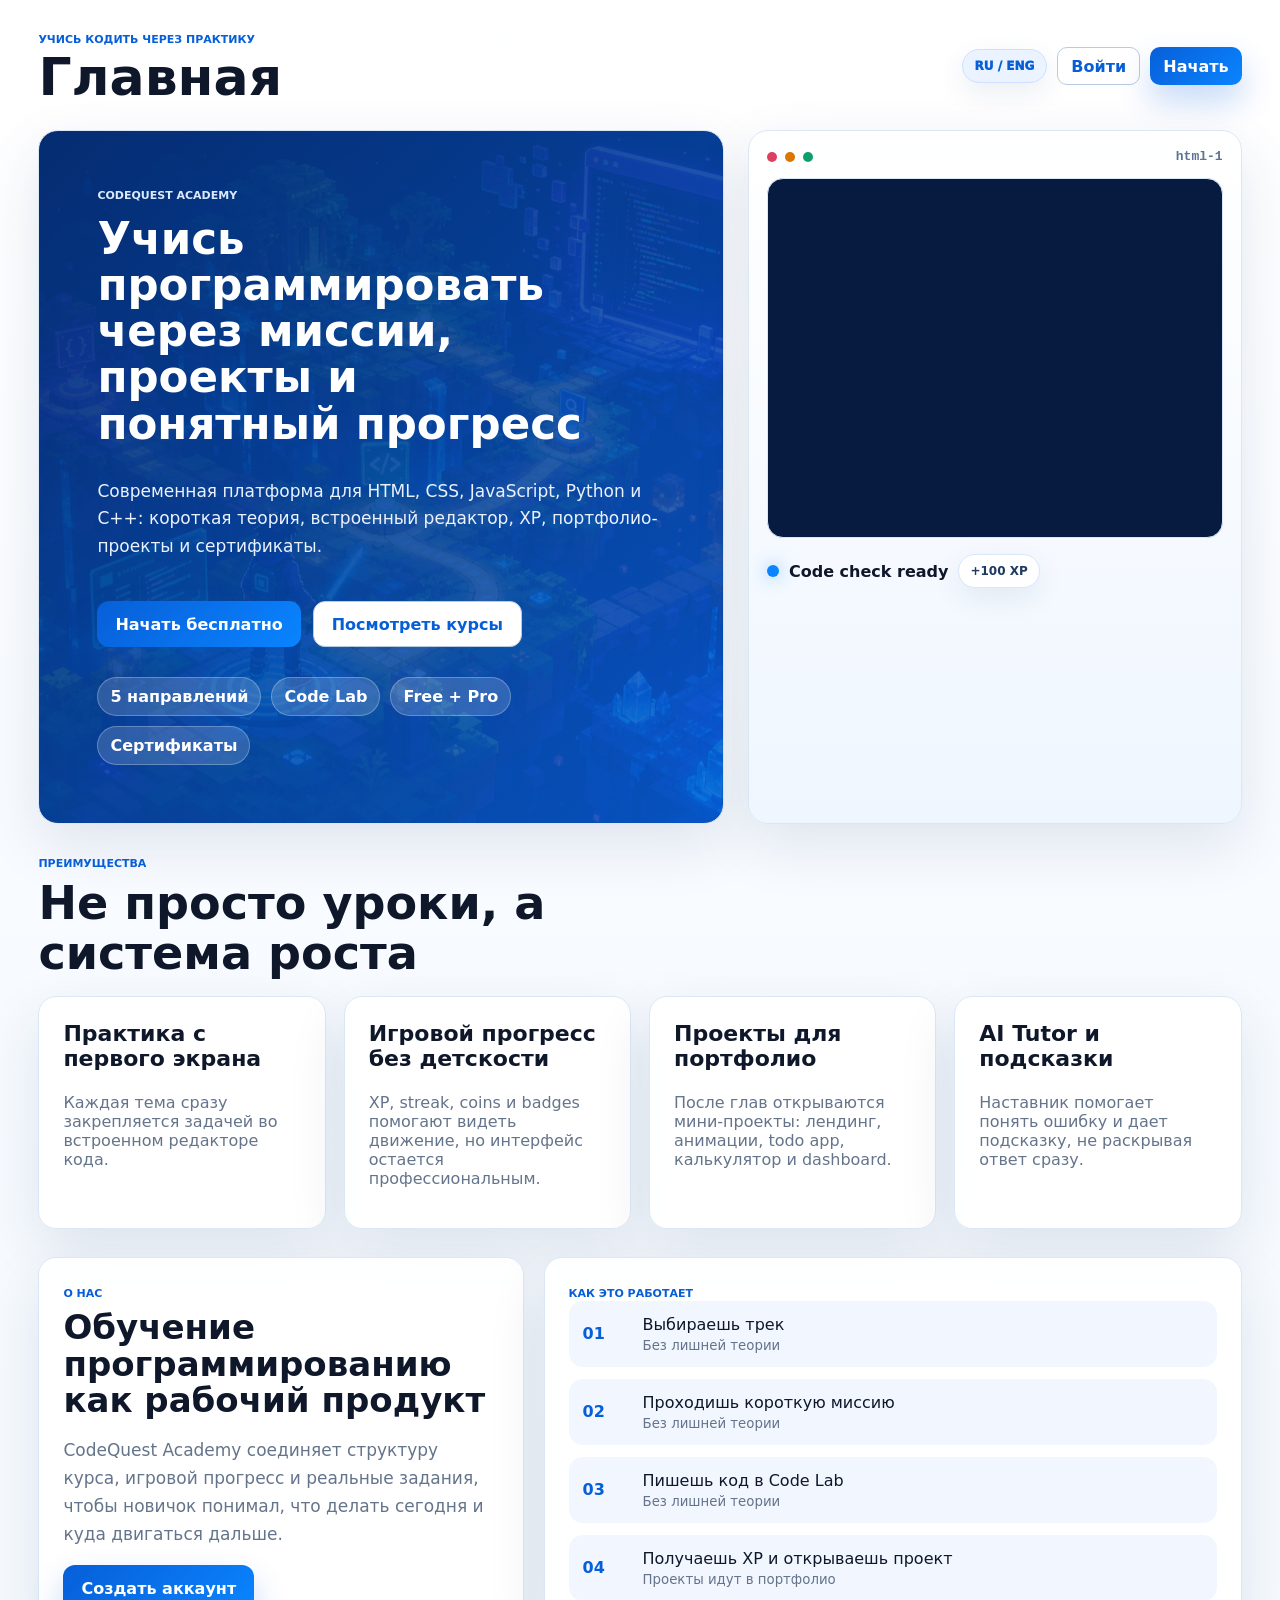
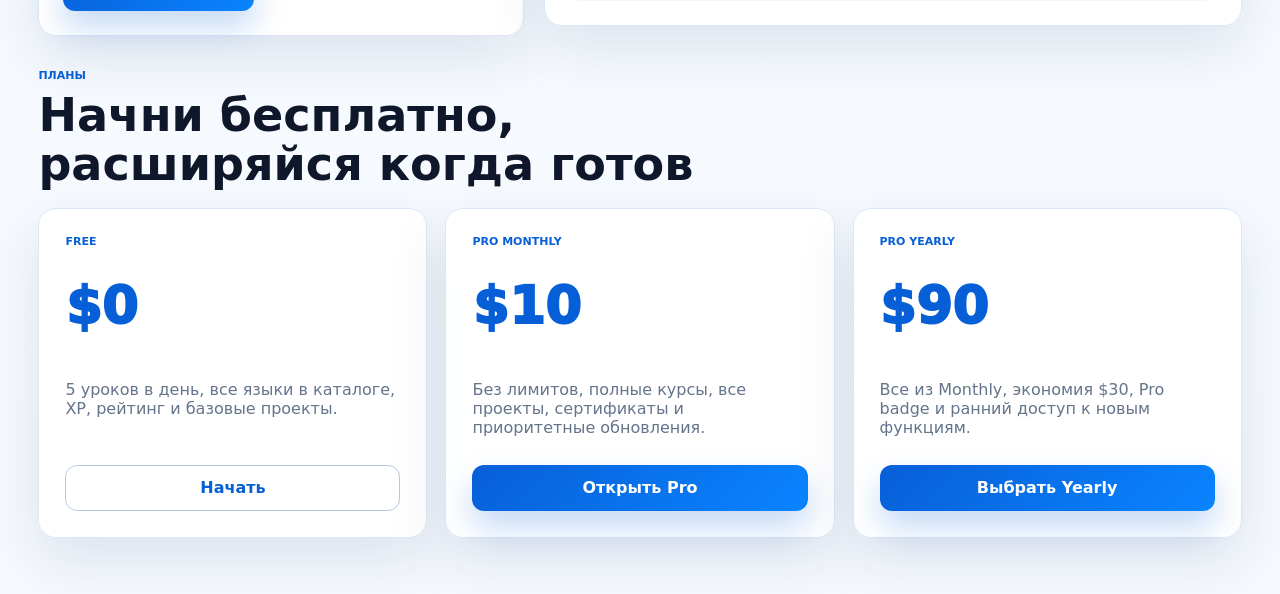
<file: index.html>
<!doctype html>
<html lang="ru">
  <head>
    <meta charset="UTF-8" />
    <meta name="viewport" content="width=device-width, initial-scale=1.0" />
    <meta name="description" content="CodeQuest Academy is a gamified programming academy with missions, course maps, XP, projects, certificates, and Supabase-ready auth." />
    <meta name="theme-color" content="#075fd8" />
    <meta property="og:title" content="CodeQuest Academy" />
    <meta property="og:description" content="Learn HTML, CSS, JavaScript, Python, and C++ through missions, XP, and projects." />
    <meta property="og:type" content="website" />
    <meta property="og:image" content="src/assets/codequest-hero.png" />
    <title>CodeQuest Academy</title>
    <link rel="manifest" href="manifest.webmanifest" />
    <link rel="icon" href="src/assets/codequest-hero.png" />
    <link rel="stylesheet" href="src/styles/globals.css" />
  </head>
  <body>
    <div id="app"></div>
    <script>
      window.CODEQUEST_SUPABASE = {
        url: "",
        key: "",
      };
    </script>
    <script type="module" src="src/app.js"></script>
  </body>
</html>
</file>
<file: src/styles/globals.css>
:root {
  color-scheme: light;
  --ink: #0f172a;
  --ink-2: #1e3a5f;
  --muted: #64748b;
  --line: #dbe7f5;
  --line-strong: #b8cae2;
  --page: #f6f9fe;
  --panel: #ffffff;
  --panel-soft: #f1f6ff;
  --nav: #052e75;
  --nav-2: #0b4eb3;
  --blue: #075fd8;
  --blue-2: #0a84ff;
  --cyan: #0ea5e9;
  --green: #0f9f6e;
  --violet: #3157d5;
  --amber: #d97706;
  --rose: #dc3f60;
  --shadow: 0 22px 58px rgba(15, 45, 92, 0.11);
  --shadow-soft: 0 10px 28px rgba(15, 45, 92, 0.08);
  font-family: Inter, ui-sans-serif, system-ui, -apple-system, BlinkMacSystemFont, "Segoe UI", sans-serif;
}

* {
  box-sizing: border-box;
}

body {
  margin: 0;
  min-width: 320px;
  color: var(--ink);
  background:
    linear-gradient(180deg, #ffffff 0%, #f7fbff 46%, var(--page) 100%);
}

button,
input,
textarea,
select {
  font: inherit;
}

button {
  border: 0;
  cursor: pointer;
}

.app-shell {
  min-height: 100vh;
  display: grid;
  grid-template-columns: 280px minmax(0, 1fr);
}

.sidebar {
  position: sticky;
  top: 0;
  height: 100vh;
  display: flex;
  flex-direction: column;
  gap: 20px;
  padding: 24px 18px;
  background:
    linear-gradient(180deg, var(--nav) 0%, #073f98 58%, #06265f 100%);
  color: white;
  box-shadow: 12px 0 34px rgba(7, 36, 91, 0.16);
}

.brand {
  display: grid;
  grid-template-columns: 46px 1fr;
  align-items: center;
  gap: 12px;
  padding: 8px;
  border-radius: 14px;
  background: rgba(255, 255, 255, 0.1);
  color: white;
  text-align: left;
}

.brand-mark {
  width: 46px;
  height: 46px;
  display: grid;
  place-items: center;
  border-radius: 12px;
  background: white;
  color: var(--blue);
  font-weight: 950;
  box-shadow: 0 14px 28px rgba(1, 18, 54, 0.18);
}

.brand strong,
.brand small {
  display: block;
}

.brand strong {
  font-size: 18px;
}

.brand small {
  color: #c7dcff;
}

.side-nav {
  display: grid;
  gap: 7px;
}

.side-nav button {
  display: grid;
  grid-template-columns: 34px 1fr;
  align-items: center;
  gap: 11px;
  min-height: 46px;
  padding: 0 12px;
  border-radius: 12px;
  color: #d7e7ff;
  background: transparent;
  text-align: left;
}

.side-nav button span {
  width: 30px;
  height: 30px;
  display: grid;
  place-items: center;
  border-radius: 9px;
  background: rgba(255, 255, 255, 0.12);
  font-size: 11px;
  font-weight: 900;
}

.side-nav button.active,
.side-nav button:hover {
  color: #06265f;
  background: white;
}

.side-nav button.active span {
  background: #e6f0ff;
  color: var(--blue);
}

.sidebar-card {
  margin-top: auto;
  display: grid;
  gap: 12px;
  padding: 16px;
  border: 1px solid rgba(255, 255, 255, 0.12);
  border-radius: 16px;
  background: rgba(255, 255, 255, 0.11);
}

.workspace {
  min-width: 0;
  padding: 28px clamp(18px, 3vw, 42px) 56px;
}

.workspace-top {
  display: flex;
  align-items: center;
  justify-content: space-between;
  gap: 20px;
  margin-bottom: 26px;
}

.workspace-top h1 {
  margin: 4px 0 0;
  font-size: clamp(32px, 4.2vw, 52px);
  line-height: 1.02;
  letter-spacing: 0;
}

.mini-label {
  display: inline-flex;
  width: fit-content;
  color: var(--blue);
  font-size: 11px;
  font-weight: 900;
  letter-spacing: 0;
  text-transform: uppercase;
}

.account-strip {
  display: flex;
  align-items: center;
  gap: 10px;
  flex-wrap: wrap;
  justify-content: flex-end;
}

.plan-badge,
.metric-pill,
.tag {
  display: inline-flex;
  align-items: center;
  gap: 6px;
  min-height: 34px;
  padding: 0 11px;
  border: 1px solid var(--line);
  border-radius: 999px;
  background: white;
  color: var(--ink-2);
  font-size: 12px;
  font-weight: 850;
  box-shadow: var(--shadow-soft);
}

.lang-toggle {
  min-height: 34px;
  padding: 0 12px;
  border: 1px solid #cfe1ff;
  border-radius: 999px;
  color: var(--blue);
  background: #eaf3ff;
  font-size: 12px;
  font-weight: 950;
  box-shadow: var(--shadow-soft);
}

.plan-badge {
  color: var(--blue);
  background: #eaf3ff;
  border-color: #cfe1ff;
}

.metric-pill strong {
  color: var(--blue);
}

.avatar {
  width: 42px;
  height: 42px;
  display: grid;
  place-items: center;
  border-radius: 12px;
  color: white;
  background: linear-gradient(135deg, var(--blue), var(--blue-2));
  font-weight: 950;
  box-shadow: 0 14px 30px rgba(7, 95, 216, 0.22);
}

.avatar.large {
  width: 86px;
  height: 86px;
  margin-bottom: 18px;
  font-size: 28px;
}

.command-center {
  display: grid;
  grid-template-columns: minmax(0, 0.95fr) minmax(360px, 0.8fr);
  gap: 24px;
  align-items: stretch;
  margin-bottom: 22px;
}

.command-copy,
.lab-preview,
.panel,
.stat-card,
.course-card,
.price-card {
  border: 1px solid var(--line);
  border-radius: 18px;
  background: rgba(255, 255, 255, 0.96);
  box-shadow: var(--shadow);
}

.command-copy {
  position: relative;
  overflow: hidden;
  padding: clamp(28px, 5vw, 54px);
  color: white;
  background:
    linear-gradient(135deg, rgba(5, 46, 117, 0.96), rgba(7, 95, 216, 0.86)),
    url("../assets/codequest-hero.png");
  background-size: cover;
  background-position: center;
}

.command-copy::after {
  content: "";
  position: absolute;
  inset: auto 0 0;
  height: 46%;
  background: linear-gradient(transparent, rgba(5, 46, 117, 0.38));
  pointer-events: none;
}

.command-copy > * {
  position: relative;
  z-index: 1;
}

.command-copy .mini-label {
  color: #dbeafe;
}

.command-copy h2 {
  max-width: 760px;
  margin: 16px 0;
  font-size: clamp(40px, 6vw, 78px);
  line-height: 0.96;
  letter-spacing: 0;
}

.command-copy p {
  max-width: 660px;
  color: #dce9ff;
  font-size: 18px;
  line-height: 1.62;
}

.landing-hero {
  display: grid;
  grid-template-columns: minmax(0, 1fr) minmax(340px, 0.72fr);
  gap: 24px;
  align-items: stretch;
  margin-bottom: 28px;
}

.landing-copy,
.landing-product {
  border: 1px solid var(--line);
  border-radius: 20px;
  box-shadow: var(--shadow);
}

.landing-copy {
  min-height: 520px;
  display: flex;
  flex-direction: column;
  justify-content: center;
  padding: clamp(30px, 5vw, 58px);
  color: white;
  background:
    linear-gradient(135deg, rgba(5, 46, 117, 0.96), rgba(7, 95, 216, 0.84)),
    url("../assets/codequest-hero.png");
  background-size: cover;
  background-position: center;
  overflow: hidden;
}

.landing-copy .mini-label {
  color: #dbeafe;
}

.landing-copy h2 {
  max-width: 640px;
  margin: 14px 0;
  font-size: clamp(30px, 3.4vw, 52px);
  line-height: 1.06;
  text-wrap: balance;
}

.landing-copy p {
  max-width: 600px;
  color: #eaf2ff;
  font-size: 17px;
  line-height: 1.62;
}

.landing-trust {
  display: flex;
  flex-wrap: wrap;
  gap: 10px;
  margin-top: 30px;
}

.landing-trust span {
  padding: 9px 12px;
  border: 1px solid rgba(255, 255, 255, 0.26);
  border-radius: 999px;
  background: rgba(255, 255, 255, 0.16);
  color: white;
  font-weight: 850;
}

.landing-product {
  padding: 18px;
  background: linear-gradient(180deg, #ffffff, #eff6ff);
  color: var(--ink);
}

.landing-product pre {
  margin: 0;
  min-height: 360px;
  padding: 20px;
  border-radius: 16px;
  overflow: auto;
  border: 1px solid #d7e6fb;
  background: #061b3f;
  color: #eaf4ff;
  font-family: "Cascadia Code", "SFMono-Regular", Consolas, monospace;
  line-height: 1.7;
}

.landing-section {
  margin-top: 28px;
}

.landing-section-head {
  margin-bottom: 18px;
}

.landing-section-head h2 {
  max-width: 720px;
  margin: 8px 0 0;
  font-size: clamp(28px, 3.6vw, 48px);
  line-height: 1.07;
}

.benefit-grid,
.landing-plan-grid {
  display: grid;
  grid-template-columns: repeat(4, minmax(0, 1fr));
  gap: 18px;
}

.benefit-card h3 {
  margin-top: 0;
  font-size: 22px;
}

.about-panel p {
  color: var(--muted);
  font-size: 17px;
  line-height: 1.65;
}

.landing-plan-grid {
  grid-template-columns: repeat(3, minmax(0, 1fr));
}

.landing-plan {
  display: flex;
  flex-direction: column;
  gap: 12px;
}

.landing-plan button {
  margin-top: auto;
}

.actions {
  display: flex;
  flex-wrap: wrap;
  gap: 12px;
  margin-top: 24px;
}

.primary-btn,
.secondary-btn,
.ghost-btn {
  min-height: 46px;
  padding: 0 18px;
  border-radius: 12px;
  font-weight: 900;
  transition: transform 160ms ease, box-shadow 160ms ease;
}

.primary-btn {
  color: white;
  background: linear-gradient(135deg, var(--blue), var(--blue-2));
  box-shadow: 0 16px 32px rgba(7, 95, 216, 0.24);
}

.secondary-btn {
  border: 1px solid var(--line-strong);
  color: var(--blue);
  background: white;
}

.ghost-btn {
  color: var(--muted);
  background: transparent;
}

.compact {
  min-height: 38px;
  padding: 0 13px;
  border-radius: 10px;
}

.primary-btn:hover,
.secondary-btn:hover,
.ghost-btn:hover {
  transform: translateY(-2px);
}

button:disabled {
  cursor: not-allowed;
  opacity: 0.58;
  transform: none;
}

.lab-preview {
  padding: 18px;
  background: linear-gradient(180deg, #ffffff, #edf5ff);
  color: var(--ink);
}

.window-bar {
  display: flex;
  align-items: center;
  gap: 8px;
  margin-bottom: 14px;
}

.window-bar span {
  width: 10px;
  height: 10px;
  border-radius: 50%;
  background: var(--rose);
}

.window-bar span:nth-child(2) {
  background: var(--amber);
}

.window-bar span:nth-child(3) {
  background: var(--green);
}

.window-bar strong {
  margin-left: auto;
  color: #5b7292;
  font-family: "Cascadia Code", Consolas, monospace;
  font-size: 13px;
}

.lab-preview pre,
.editor-panel textarea {
  margin: 0;
  min-height: 320px;
  padding: 20px;
  border: 1px solid #d7e6fb;
  border-radius: 16px;
  overflow: auto;
  background: #061b3f;
  color: #eaf4ff;
  font-family: "Cascadia Code", "SFMono-Regular", Consolas, monospace;
  line-height: 1.7;
}

.preview-status {
  display: flex;
  align-items: center;
  gap: 10px;
  margin-top: 16px;
}

.status-dot {
  width: 12px;
  height: 12px;
  border-radius: 50%;
  background: var(--blue-2);
  box-shadow: 0 0 18px rgba(10, 132, 255, 0.55);
}

.insight-grid,
.course-grid,
.pricing-grid,
.system-grid {
  display: grid;
  gap: 18px;
}

.insight-grid {
  grid-template-columns: repeat(4, minmax(0, 1fr));
  margin-bottom: 22px;
}

.compact-grid {
  grid-template-columns: repeat(3, minmax(0, 1fr));
  margin: 18px 0;
}

.stat-card {
  padding: 20px;
}

.stat-card span {
  color: var(--muted);
  font-weight: 850;
}

.stat-card strong {
  display: block;
  margin: 8px 0;
  color: var(--blue);
  font-size: clamp(28px, 4vw, 42px);
  line-height: 1;
}

.stat-card p,
.muted {
  color: var(--muted);
}

.split-layout,
.lab-layout {
  display: grid;
  grid-template-columns: minmax(0, 0.82fr) minmax(0, 1.18fr);
  gap: 20px;
  align-items: start;
}

.wide-left {
  grid-template-columns: minmax(0, 1.04fr) minmax(360px, 0.96fr);
}

.panel {
  padding: 24px;
}

.panel h2,
.course-card h2,
.price-card h2 {
  margin: 8px 0 10px;
  font-size: clamp(24px, 2.7vw, 34px);
  line-height: 1.08;
}

.section-head,
.row-between {
  display: flex;
  align-items: center;
  justify-content: space-between;
  gap: 14px;
}

.track-strip {
  display: grid;
  grid-template-columns: repeat(5, 1fr);
  gap: 10px;
  margin-top: 24px;
}

.track-strip button,
.node {
  height: 44px;
  display: grid;
  place-items: center;
  border-radius: 12px;
  color: var(--blue);
  background: #eaf3ff;
  font-weight: 950;
}

.track-strip button.done {
  color: #075fd8;
  background: #dbeafe;
}

.process-list {
  display: grid;
  gap: 12px;
}

.process-list div {
  display: grid;
  grid-template-columns: 48px 1fr;
  gap: 12px;
  align-items: center;
  padding: 14px;
  border-radius: 14px;
  background: var(--panel-soft);
}

.process-list strong {
  color: var(--blue);
}

.process-list .complete {
  background: #eaf3ff;
}

.process-list .complete strong {
  color: var(--blue);
}

.process-list small {
  display: block;
  margin-top: 4px;
  color: var(--muted);
}

.toolbar {
  display: flex;
  align-items: center;
  justify-content: space-between;
  gap: 14px;
  margin-bottom: 20px;
}

.filters {
  display: flex;
  gap: 8px;
  flex-wrap: wrap;
}

.filters button {
  min-height: 40px;
  padding: 0 15px;
  border: 1px solid var(--line);
  border-radius: 999px;
  color: var(--muted);
  background: white;
  font-weight: 850;
}

.filters button.active {
  color: white;
  background: var(--blue);
  border-color: var(--blue);
}

.course-grid {
  grid-template-columns: repeat(3, minmax(0, 1fr));
}

.course-card {
  overflow: hidden;
}

.locked-card {
  opacity: 0.82;
}

.locked-card .course-cover {
  filter: grayscale(0.2);
}

.course-cover {
  position: relative;
  min-height: 150px;
  display: flex;
  align-items: end;
  justify-content: space-between;
  padding: 22px;
  color: white;
  background:
    linear-gradient(135deg, color-mix(in srgb, var(--accent) 62%, var(--blue)), #06265f);
}

.course-cover span {
  font-size: 44px;
  font-weight: 950;
}

.course-orbit {
  width: 78px;
  height: 78px;
  border: 14px solid rgba(255, 255, 255, 0.26);
  border-top-color: white;
  border-radius: 50%;
}

.course-body {
  padding: 20px;
}

.course-body p {
  color: var(--muted);
  line-height: 1.5;
}

.tag-list,
.badge-grid {
  display: flex;
  flex-wrap: wrap;
  gap: 8px;
  margin: 14px 0;
}

.progress {
  height: 10px;
  overflow: hidden;
  border-radius: 999px;
  background: rgba(16, 24, 40, 0.08);
}

.progress span {
  display: block;
  width: var(--value);
  height: 100%;
  border-radius: inherit;
  background: linear-gradient(90deg, var(--blue), var(--blue-2));
}

.course-body .secondary-btn {
  margin-top: 16px;
}

.course-hero {
  background:
    linear-gradient(135deg, rgba(7, 95, 216, 0.1), rgba(10, 132, 255, 0.08)),
    white;
}

.mission-path {
  position: relative;
  display: grid;
  gap: 22px;
  padding: 8px 0;
}

.path-unit {
  position: relative;
  display: grid;
  gap: 16px;
  padding: 18px;
  border: 1px solid var(--line);
  border-radius: 22px;
  background: rgba(255, 255, 255, 0.9);
  box-shadow: var(--shadow-soft);
}

.path-unit::before {
  content: "";
  position: absolute;
  top: 112px;
  bottom: 34px;
  left: 49px;
  width: 4px;
  border-radius: 999px;
  background: linear-gradient(180deg, #cfe1ff, #075fd8, #cfe1ff);
}

.path-unit-head {
  position: relative;
  z-index: 1;
  display: grid;
  grid-template-columns: 56px 1fr;
  gap: 14px;
  align-items: center;
  padding: 12px;
  border-radius: 16px;
  background: #eaf3ff;
}

.unit-index {
  width: 46px;
  height: 46px;
  display: grid;
  place-items: center;
  border-radius: 14px;
  color: white;
  background: var(--blue);
  font-weight: 950;
}

.path-unit-head h3 {
  margin: 4px 0 0;
  font-size: clamp(20px, 2.5vw, 30px);
  line-height: 1.08;
}

.unit-levels {
  position: relative;
  z-index: 1;
  display: grid;
  gap: 14px;
  padding-left: 20px;
}

.mission-node {
  position: relative;
  z-index: 1;
  width: min(560px, 100%);
  display: grid;
  grid-template-columns: 62px 1fr;
  gap: 14px;
  align-items: center;
  padding: 16px;
  border: 1px solid var(--line);
  border-radius: 18px;
  background: white;
  color: var(--ink);
  text-align: left;
  box-shadow: var(--shadow-soft);
}

.mission-node:nth-child(even) {
  justify-self: end;
}

.path-step {
  width: 58px;
  height: 58px;
  display: grid;
  place-items: center;
  border: 4px solid #d9e8ff;
  border-radius: 50%;
  color: white;
  background: linear-gradient(135deg, var(--blue), var(--blue-2));
  font-weight: 950;
  box-shadow: 0 12px 28px rgba(7, 95, 216, 0.22);
}

.mission-copy {
  min-width: 0;
}

.mission-copy strong,
.mission-copy small {
  display: block;
}

.mission-copy small,
.project-row small {
  display: block;
  margin-top: 4px;
  color: var(--muted);
}

.mission-meta {
  grid-column: 2;
  display: flex;
  flex-wrap: wrap;
  gap: 8px;
}

.mission-node.done {
  border-color: #9fc4ff;
  background: #f5f9ff;
}

.mission-node.done .path-step {
  color: var(--blue);
  background: white;
}

.mission-node.boss {
  border-color: #82b5ff;
  background: linear-gradient(180deg, #ffffff, #eaf3ff);
}

.mission-node.boss .path-step {
  border-color: white;
  background: #06265f;
}

.mission-node.locked {
  opacity: 0.62;
}

.lesson-brief {
  position: sticky;
  top: 24px;
}

.hint-box,
.empty-note,
.toast {
  padding: 16px;
  border-radius: 14px;
  background: var(--panel-soft);
}

.hint-box {
  display: grid;
  gap: 6px;
  margin-top: 20px;
}

.editor-panel textarea {
  width: 100%;
  resize: vertical;
  min-height: 380px;
}

.toast {
  color: #0752b4;
  background: #eaf3ff;
  border: 1px solid #cfe1ff;
}

.empty-note {
  color: var(--muted);
  border: 1px dashed var(--line-strong);
}

.pricing-grid {
  grid-template-columns: repeat(3, minmax(0, 1fr));
}

.price-card {
  padding: 26px;
}

.price-card.best {
  border-color: #9fc4ff;
  background:
    linear-gradient(180deg, #eaf3ff, white);
}

.price {
  margin: 16px 0;
  color: var(--blue);
  font-size: 52px;
  font-weight: 950;
}

.check-list {
  display: grid;
  gap: 11px;
  margin: 20px 0;
  padding: 0;
  list-style: none;
}

.check-list li::before {
  content: "+";
  margin-right: 8px;
  color: var(--blue);
  font-weight: 950;
}

.profile-panel {
  text-align: center;
}

.profile-action {
  width: 100%;
  margin-top: 10px;
}

.badge {
  padding: 10px 12px;
  border: 1px solid var(--line);
  border-radius: 999px;
  background: #f4f8ff;
  font-weight: 800;
}

.certificate-section {
  margin-top: 20px;
}

.certificate-grid {
  display: grid;
  grid-template-columns: repeat(3, minmax(0, 1fr));
  gap: 14px;
  margin-top: 18px;
}

.certificate-card {
  display: grid;
  gap: 10px;
  padding: 18px;
  border: 1px solid #cfe1ff;
  border-radius: 16px;
  background:
    linear-gradient(135deg, rgba(7, 95, 216, 0.1), rgba(10, 132, 255, 0.04)),
    white;
}

.certificate-card h3,
.certificate-card p {
  margin: 0;
}

.certificate-card strong {
  color: var(--blue);
  letter-spacing: 0;
}

.verification-panel {
  max-width: 860px;
  margin: 0 auto;
}

.verification-status {
  display: inline-flex;
  align-items: center;
  min-height: 38px;
  margin: 12px 0;
  padding: 0 14px;
  border-radius: 999px;
  font-weight: 900;
}

.verification-status.valid {
  color: #075239;
  background: #dcfce7;
}

.verification-status.pending {
  color: #92400e;
  background: #fef3c7;
}

.table-panel {
  display: grid;
  gap: 0;
}

.leader-row,
.project-row {
  display: grid;
  grid-template-columns: 60px 1fr auto;
  gap: 12px;
  align-items: center;
  padding: 16px 0;
  border-bottom: 1px solid var(--line);
}

.project-row {
  grid-template-columns: 1fr auto auto;
}

.project-row.complete {
  background: linear-gradient(90deg, #eaf3ff, transparent);
}

.leader-row:last-child,
.project-row:last-child {
  border-bottom: 0;
}

.system-grid {
  grid-template-columns: repeat(3, minmax(0, 1fr));
}

.billing-panel {
  margin-bottom: 20px;
  background:
    linear-gradient(135deg, rgba(7, 95, 216, 0.11), rgba(10, 132, 255, 0.07)),
    white;
}

.auth-save {
  margin-top: 14px;
}

.auth-status-panel {
  display: flex;
  align-items: center;
  justify-content: space-between;
  gap: 18px;
  margin-bottom: 20px;
}

.auth-status-panel h2 {
  margin: 6px 0 8px;
}

.auth-form {
  display: grid;
  gap: 14px;
  margin-top: 18px;
}

.auth-form label {
  display: grid;
  gap: 8px;
  color: var(--ink-2);
  font-size: 13px;
  font-weight: 850;
}

.tutor-chip {
  border: 0;
  cursor: pointer;
}

.shop-list {
  display: grid;
  gap: 12px;
  margin-top: 14px;
}

.shop-item {
  display: grid;
  grid-template-columns: 1fr auto;
  gap: 12px;
  align-items: center;
  padding: 13px;
  border: 1px solid var(--line);
  border-radius: 14px;
  background: var(--panel-soft);
}

.shop-item small {
  display: block;
  margin-top: 4px;
  color: var(--muted);
}

.input {
  width: 100%;
  min-height: 48px;
  padding: 0 14px;
  border: 1px solid var(--line-strong);
  border-radius: 12px;
  color: var(--ink);
  background: white;
  outline: none;
  transition: border-color 160ms ease, box-shadow 160ms ease;
}

.input:focus {
  border-color: var(--blue);
  box-shadow: 0 0 0 4px rgba(7, 95, 216, 0.12);
}

.modal-backdrop {
  position: fixed;
  inset: 0;
  z-index: 30;
  display: grid;
  place-items: center;
  padding: 18px;
  background: rgba(6, 38, 95, 0.48);
  backdrop-filter: blur(12px);
}

.modal {
  width: min(520px, 100%);
  padding: 28px;
  border: 1px solid var(--line);
  border-radius: 18px;
  background: white;
  box-shadow: var(--shadow);
}

@media (max-width: 1120px) {
  .app-shell {
    grid-template-columns: 1fr;
  }

  .sidebar {
    position: relative;
    height: auto;
  }

  .side-nav {
    grid-template-columns: repeat(5, minmax(120px, 1fr));
  }

  .sidebar-card {
    margin-top: 0;
  }

  .command-center,
  .landing-hero,
  .split-layout,
  .lab-layout,
  .wide-left {
    grid-template-columns: 1fr;
  }

  .lesson-brief {
    position: static;
  }
}

@media (max-width: 820px) {
  .workspace-top,
  .toolbar,
  .section-head,
  .row-between {
    align-items: flex-start;
    flex-direction: column;
  }

  .insight-grid,
  .compact-grid,
  .course-grid,
  .benefit-grid,
  .pricing-grid,
  .landing-plan-grid,
  .certificate-grid,
  .system-grid {
    grid-template-columns: 1fr 1fr;
  }

  .side-nav {
    grid-template-columns: 1fr 1fr;
  }
}

@media (max-width: 560px) {
  .workspace {
    padding: 18px 14px 42px;
  }

  .workspace-top h1 {
    font-size: 36px;
  }

  .command-copy h2 {
    font-size: 42px;
  }

  .landing-copy {
    min-height: auto;
  }

  .landing-copy h2 {
    font-size: 34px;
  }

  .insight-grid,
  .compact-grid,
  .course-grid,
  .benefit-grid,
  .pricing-grid,
  .landing-plan-grid,
  .certificate-grid,
  .system-grid,
  .track-strip {
    grid-template-columns: 1fr;
  }

  .mission-node,
  .leader-row,
  .project-row {
    grid-template-columns: 1fr;
  }

  .mission-path {
    padding-left: 0;
  }

  .path-unit {
    padding: 14px;
  }

  .path-unit::before {
    left: 28px;
    top: 104px;
  }

  .path-unit-head {
    grid-template-columns: 1fr;
  }

  .unit-levels {
    padding-left: 0;
  }

  .mission-node,
  .mission-node:nth-child(even) {
    justify-self: stretch;
  }

  .mission-meta {
    grid-column: 1;
  }
}
</file>
